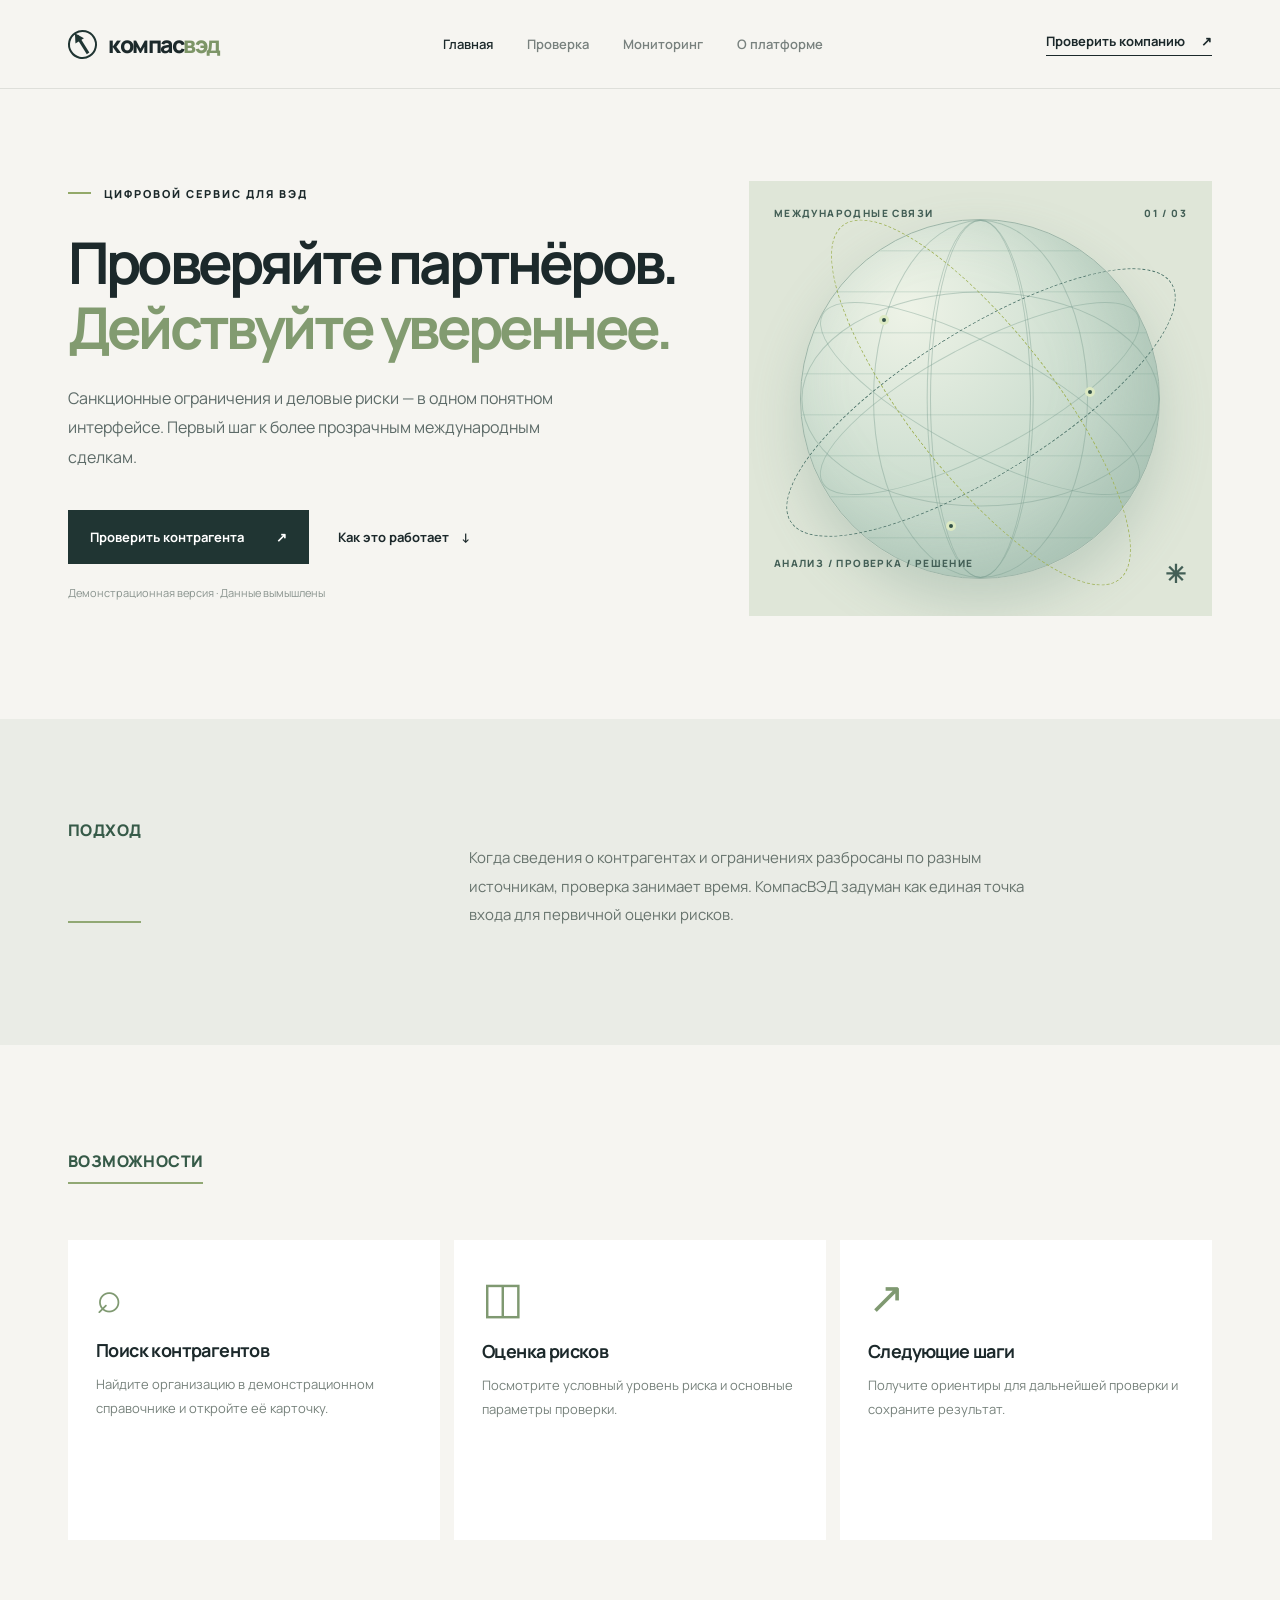
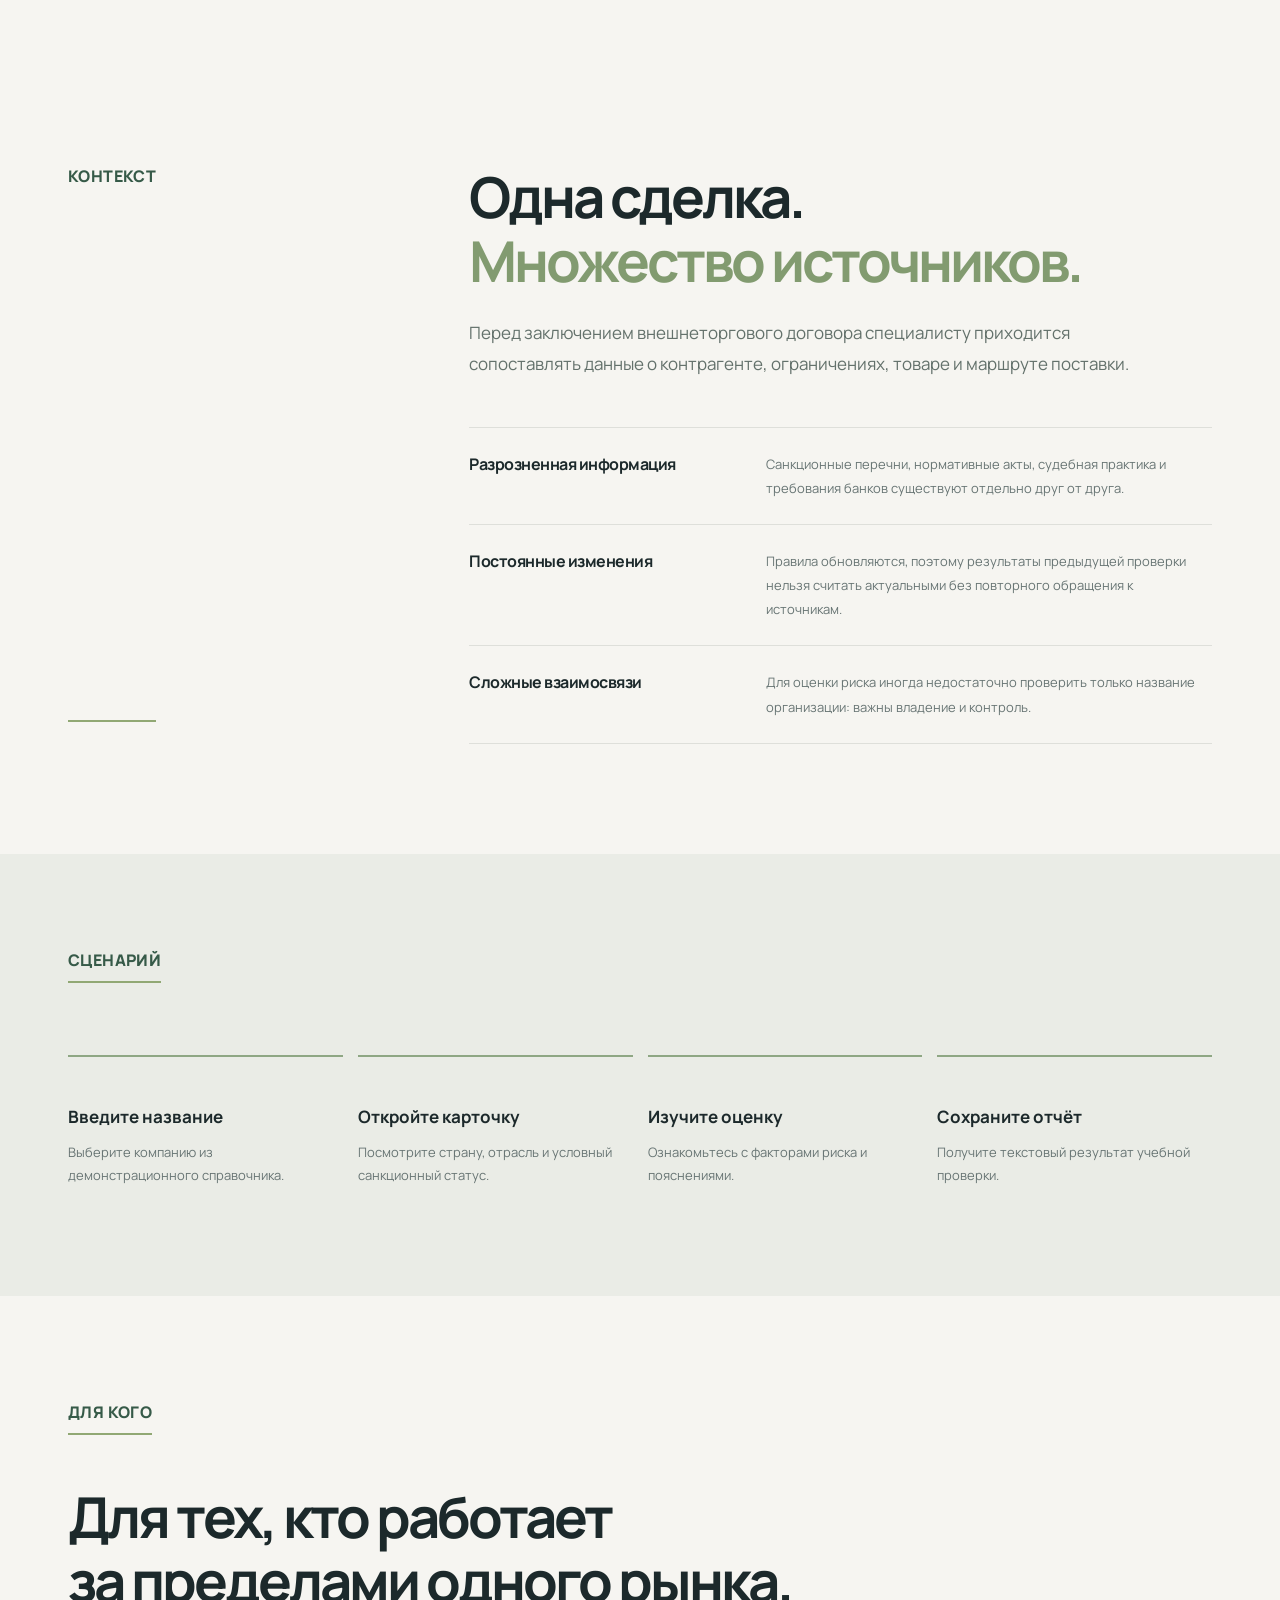
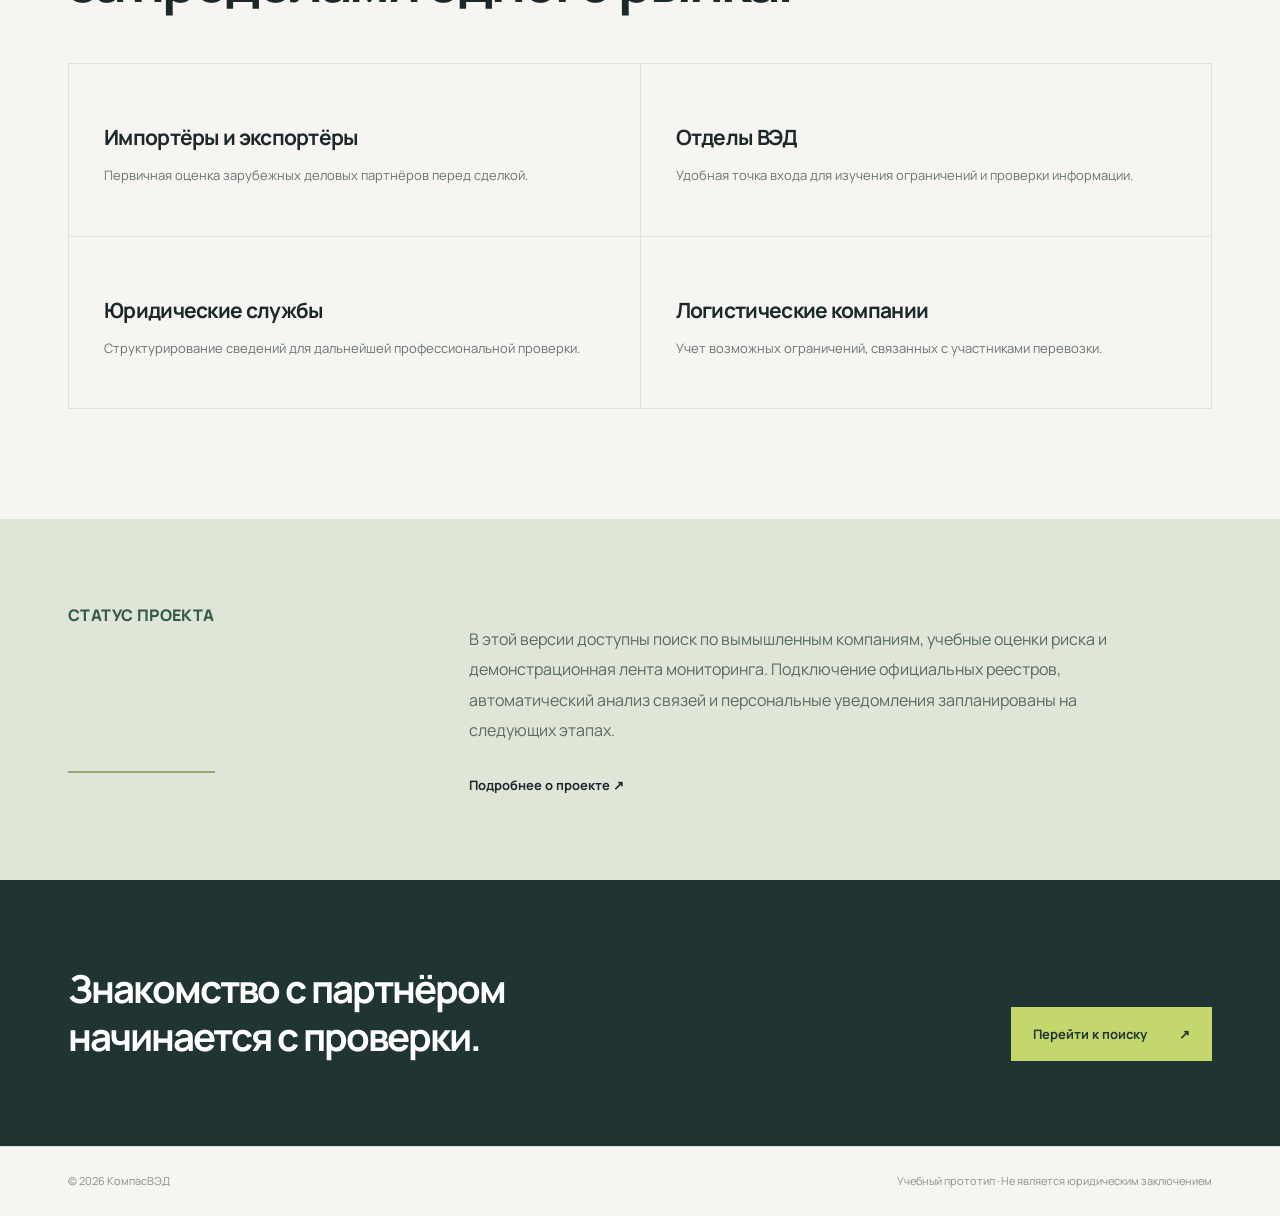
<file: index.html>
<!DOCTYPE html>

<html lang="ru">
<head>
<meta charset="utf-8"/>
<meta content="width=device-width, initial-scale=1" name="viewport"/>
<meta content="#f6f5f1" name="theme-color"/>
<meta content="КомпасВЭД — демонстрационный сервис проверки иностранных контрагентов и оценки санкционных рисков." name="description"/>
<title>КомпасВЭД — проверка контрагентов</title>
<link href="style.css" rel="stylesheet"/>
<script defer="" src="data.js"></script>
<script defer="" src="script.js"></script>
</head>
<body>
<header class="header">
<div class="wrap header-inner">
<a aria-label="КомпасВЭД — главная" class="brand" href="index.html"><span aria-hidden="true" class="brand-mark"><span></span></span><span>компас<span class="brand-accent">вэд</span></span></a>
<nav aria-label="Основная навигация" class="nav"><a class="nav-link active" href="index.html">Главная</a><a class="nav-link" href="check.html">Проверка</a><a class="nav-link" href="monitor.html">Мониторинг</a><a class="nav-link" href="about.html">О платформе</a></nav>
<a class="header-action" href="check.html">Проверить компанию <span aria-hidden="true">↗</span></a>
</div>
</header>
<main>
<section class="hero wrap">
<div class="hero-content">
<div class="eyebrow"><span class="eyebrow-line"></span> ЦИФРОВОЙ СЕРВИС ДЛЯ ВЭД</div>
<h1>Проверяйте партнёров.<br/><em>Действуйте увереннее.</em></h1>
<p class="hero-copy">Санкционные ограничения и деловые риски — в одном понятном интерфейсе. Первый шаг к более прозрачным международным сделкам.</p>
<div class="hero-actions"><a class="button button-dark" href="check.html">Проверить контрагента <span aria-hidden="true">↗</span></a><a class="text-link" href="#approach">Как это работает <span aria-hidden="true">↓</span></a></div>
<p class="hero-note">Демонстрационная версия · Данные вымышлены</p>
</div>
<div aria-label="Иллюстрация маршрутов международной торговли" class="hero-visual">
<div class="visual-top"><span>МЕЖДУНАРОДНЫЕ СВЯЗИ</span><span>01 / 03</span></div>
<div aria-hidden="true" class="globe"><div class="globe-lat lat-a"></div><div class="globe-lat lat-b"></div><div class="globe-lat lat-c"></div><div class="globe-long long-a"></div><div class="globe-long long-b"></div><div class="globe-long long-c"></div><div class="orbit orbit-one"></div><div class="orbit orbit-two"></div><div class="point point-one"></div><div class="point point-two"></div><div class="point point-three"></div></div>
<div class="visual-bottom"><span>АНАЛИЗ / ПРОВЕРКА / РЕШЕНИЕ</span><span class="visual-cross">✳</span></div>
</div>
</section>
<section class="section-band" id="approach"><div class="wrap intro-grid"><div class="section-label">ПОДХОД</div><div><h2></h2><p>Когда сведения о контрагентах и ограничениях разбросаны по разным источникам, проверка занимает время. КомпасВЭД задуман как единая точка входа для первичной оценки рисков.</p></div></div></section>
<section class="features wrap" id="features"><div class="section-heading"><span class="section-label">ВОЗМОЖНОСТИ</span><h2></h2></div><div class="feature-grid"><article class="feature-card"><div aria-hidden="true" class="feature-icon">⌕</div><h3>Поиск контрагентов</h3><p>Найдите организацию в демонстрационном справочнике и откройте её карточку.</p></article><article class="feature-card"><div aria-hidden="true" class="feature-icon">◫</div><h3>Оценка рисков</h3><p>Посмотрите условный уровень риска и основные параметры проверки.</p></article><article class="feature-card"><div aria-hidden="true" class="feature-icon">↗</div><h3>Следующие шаги</h3><p>Получите ориентиры для дальнейшей проверки и сохраните результат.</p></article></div></section>
<section class="editorial wrap" id="problem"><div class="section-label">КОНТЕКСТ</div><div class="editorial-main"><h2>Одна сделка.<br/><em>Множество источников.</em></h2><p class="lead">Перед заключением внешнеторгового договора специалисту приходится сопоставлять данные о контрагенте, ограничениях, товаре и маршруте поставки.</p><div class="split-list"><div><h3>Разрозненная информация</h3><p>Санкционные перечни, нормативные акты, судебная практика и требования банков существуют отдельно друг от друга.</p></div><div><h3>Постоянные изменения</h3><p>Правила обновляются, поэтому результаты предыдущей проверки нельзя считать актуальными без повторного обращения к источникам.</p></div><div><h3>Сложные взаимосвязи</h3><p>Для оценки риска иногда недостаточно проверить только название организации: важны владение и контроль.</p></div></div></div></section>
<section class="process-band"><div class="wrap"><div class="section-heading"><span class="section-label">СЦЕНАРИЙ</span><h2></h2></div><div class="process-steps"><div><h3>Введите название</h3><p>Выберите компанию из демонстрационного справочника.</p></div><div><h3>Откройте карточку</h3><p>Посмотрите страну, отрасль и условный санкционный статус.</p></div><div><h3>Изучите оценку</h3><p>Ознакомьтесь с факторами риска и пояснениями.</p></div><div><h3>Сохраните отчёт</h3><p>Получите текстовый результат учебной проверки.</p></div></div></div></section>
<section class="audience wrap"><span class="section-label">ДЛЯ КОГО</span><h2>Для тех, кто работает<br/>за пределами одного рынка.</h2><div class="audience-grid"><article><h3>Импортёры и экспортёры</h3><p>Первичная оценка зарубежных деловых партнёров перед сделкой.</p></article><article><h3>Отделы ВЭД</h3><p>Удобная точка входа для изучения ограничений и проверки информации.</p></article><article><h3>Юридические службы</h3><p>Структурирование сведений для дальнейшей профессиональной проверки.</p></article><article><h3>Логистические компании</h3><p>Учет возможных ограничений, связанных с участниками перевозки.</p></article></div></section>
<section class="note-panel"><div class="wrap note-grid"><span class="section-label">СТАТУС ПРОЕКТА</span><div><h2></h2><p>В этой версии доступны поиск по вымышленным компаниям, учебные оценки риска и демонстрационная лента мониторинга. Подключение официальных реестров, автоматический анализ связей и персональные уведомления запланированы на следующих этапах.</p><a class="text-link" href="about.html">Подробнее о проекте ↗</a></div></div></section>
<section class="cta-section"><div class="wrap cta-inner"><div><h2>Знакомство с партнёром<br/>начинается с проверки.</h2></div><a class="button button-light" href="check.html">Перейти к поиску <span aria-hidden="true">↗</span></a></div></section>
</main>
<footer class="footer"><div class="wrap footer-inner"><span>© 2026 КомпасВЭД</span><span>Учебный прототип · Не является юридическим заключением</span></div></footer>
</body>
</html>
</file>
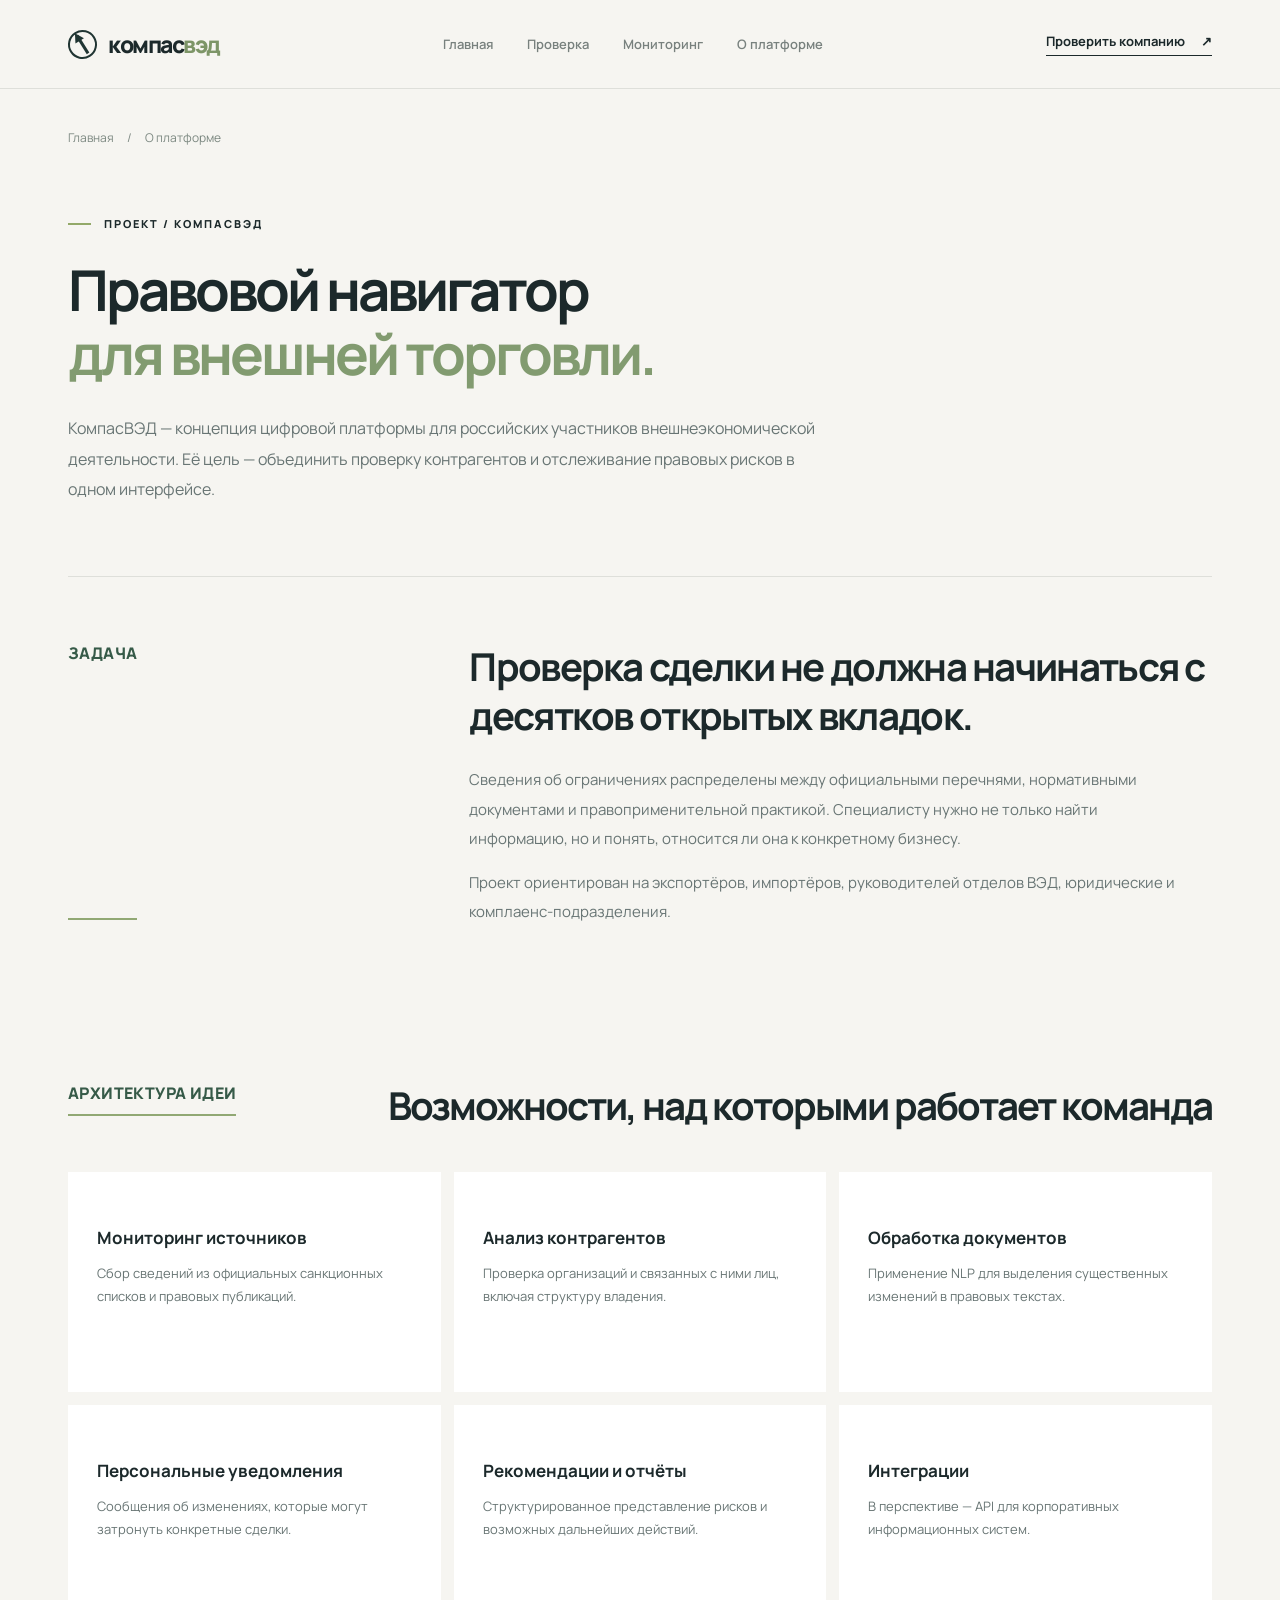
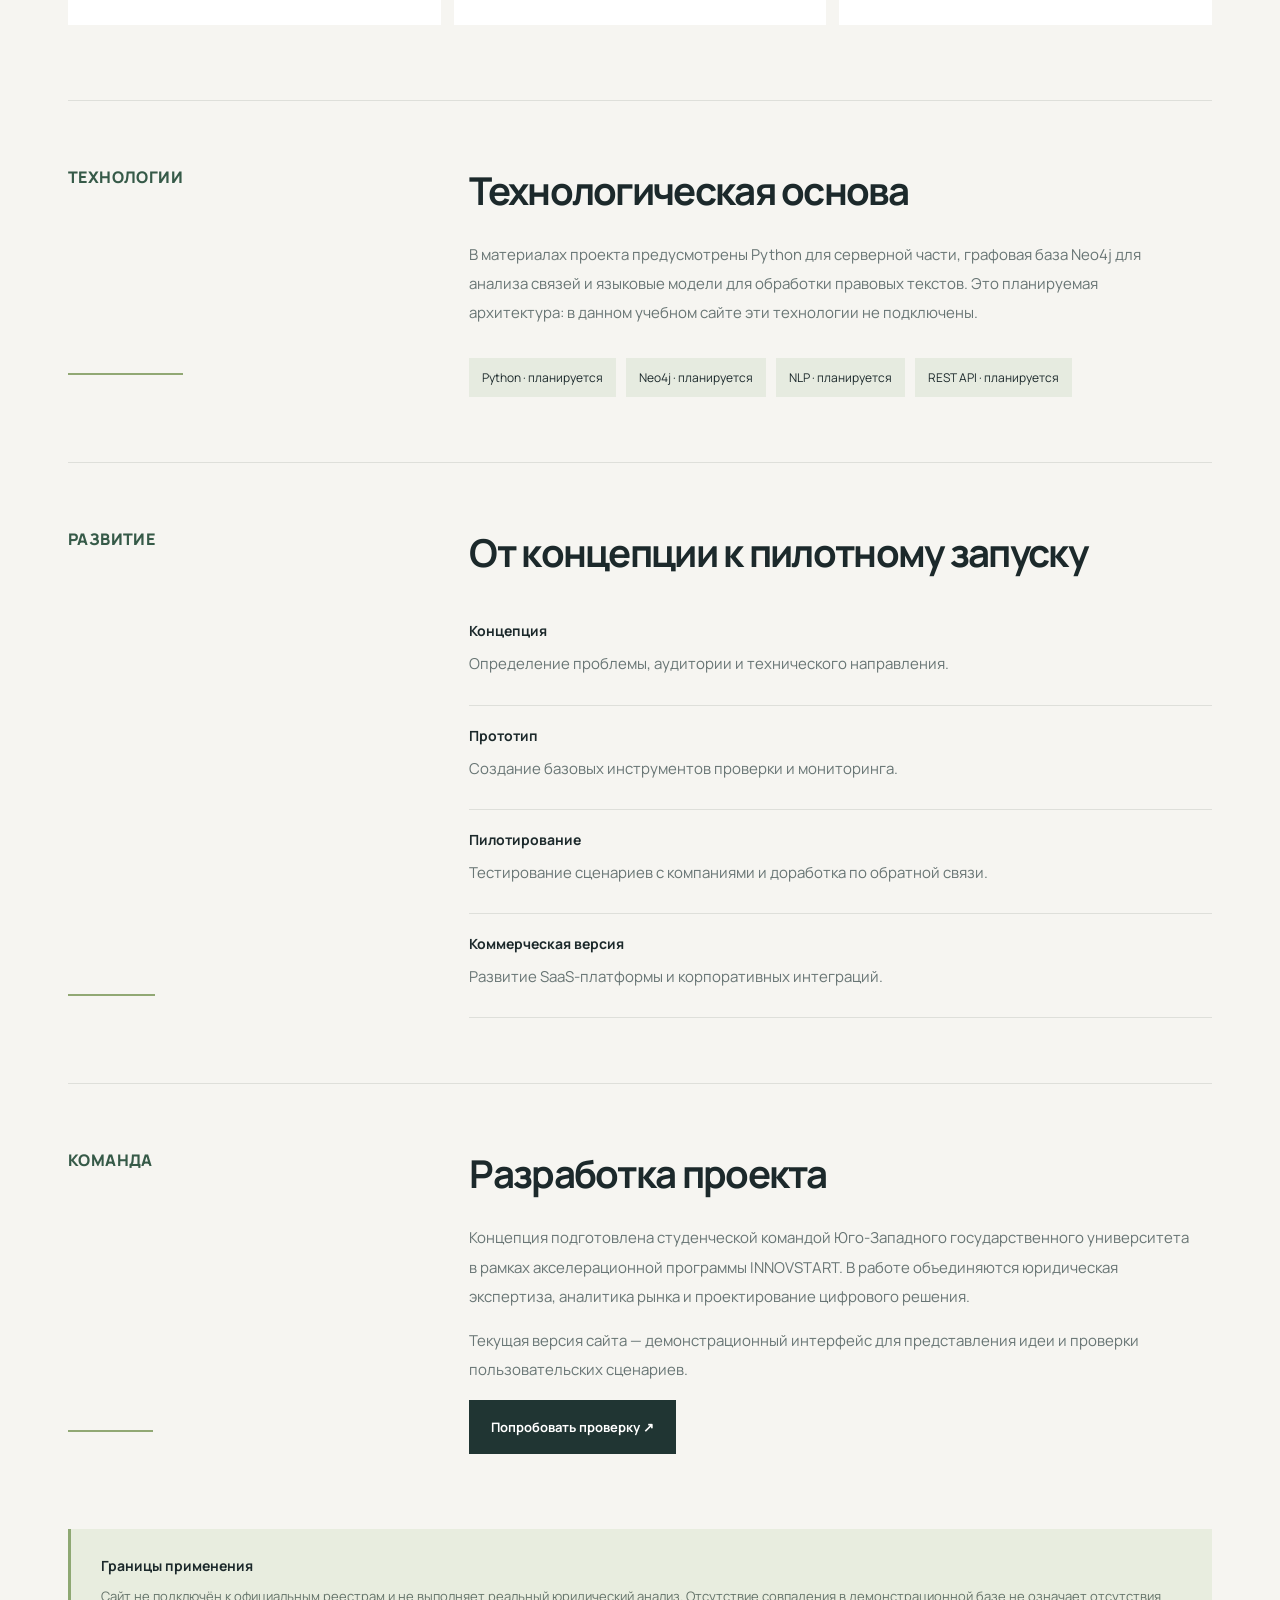
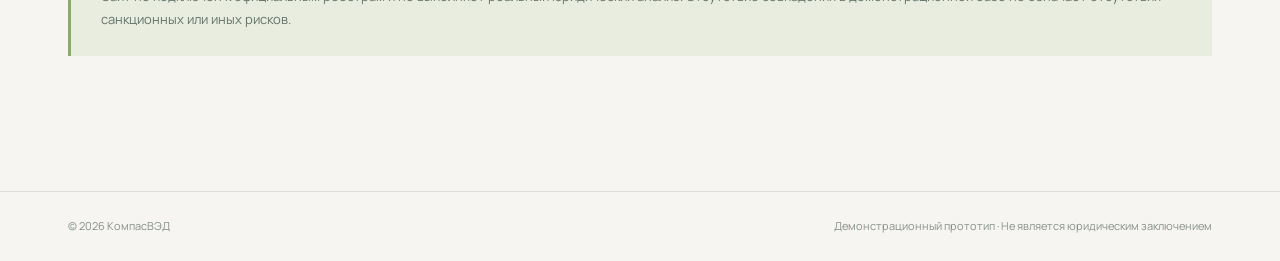
<file: about.html>
<!DOCTYPE html>
<html lang="ru"><head><meta charset="utf-8"/><meta content="width=device-width, initial-scale=1" name="viewport"/><meta content="#f6f5f1" name="theme-color"/><meta content="КомпасВЭД — прототип платформы проверки контрагентов и мониторинга рисков внешнеэкономической деятельности" name="description"/><title>О платформе — КомпасВЭД</title><link href="style.css" rel="stylesheet"/><script defer="" src="data.js"></script><script defer="" src="script.js"></script></head><body><header class="header"><div class="wrap header-inner"><a aria-label="КомпасВЭД — главная" class="brand" href="index.html"><span aria-hidden="true" class="brand-mark"><span></span></span><span>компас<span class="brand-accent">вэд</span></span></a><nav aria-label="Основная навигация" class="nav"><a class="nav-link" href="index.html">Главная</a><a class="nav-link" href="check.html">Проверка</a><a class="nav-link" href="monitor.html">Мониторинг</a><a class="nav-link" href="about.html">О платформе</a></nav><a class="header-action" href="check.html">Проверить компанию <span aria-hidden="true">↗</span></a></div></header><main><div class="wrap page-main"><div class="breadcrumb"><a href="index.html">Главная</a><span>/</span><span>О платформе</span></div><div class="page-title"><span class="eyebrow"><span class="eyebrow-line"></span> ПРОЕКТ / КОМПАСВЭД</span><h1>Правовой навигатор<br/><em>для внешней торговли.</em></h1><p>КомпасВЭД — концепция цифровой платформы для российских участников внешнеэкономической деятельности. Её цель — объединить проверку контрагентов и отслеживание правовых рисков в одном интерфейсе.</p></div><section class="about-story"><div class="section-label">ЗАДАЧА</div><div><h2>Проверка сделки не должна начинаться с десятков открытых вкладок.</h2><p>Сведения об ограничениях распределены между официальными перечнями, нормативными документами и правоприменительной практикой. Специалисту нужно не только найти информацию, но и понять, относится ли она к конкретному бизнесу.</p><p>Проект ориентирован на экспортёров, импортёров, руководителей отделов ВЭД, юридические и комплаенс-подразделения.</p></div></section><section class="about-roadmap"><div class="section-heading"><span class="section-label">АРХИТЕКТУРА ИДЕИ</span><h2>Возможности, над которыми работает команда</h2></div><div class="roadmap-grid"><article><h3>Мониторинг источников</h3><p>Сбор сведений из официальных санкционных списков и правовых публикаций.</p></article><article><h3>Анализ контрагентов</h3><p>Проверка организаций и связанных с ними лиц, включая структуру владения.</p></article><article><h3>Обработка документов</h3><p>Применение NLP для выделения существенных изменений в правовых текстах.</p></article><article><h3>Персональные уведомления</h3><p>Сообщения об изменениях, которые могут затронуть конкретные сделки.</p></article><article><h3>Рекомендации и отчёты</h3><p>Структурированное представление рисков и возможных дальнейших действий.</p></article><article><h3>Интеграции</h3><p>В перспективе — API для корпоративных информационных систем.</p></article></div></section><section class="about-story"><div class="section-label">ТЕХНОЛОГИИ</div><div><h2>Технологическая основа</h2><p>В материалах проекта предусмотрены Python для серверной части, графовая база Neo4j для анализа связей и языковые модели для обработки правовых текстов. Это планируемая архитектура: в данном учебном сайте эти технологии не подключены.</p><div class="tech-tags"><span>Python · планируется</span><span>Neo4j · планируется</span><span>NLP · планируется</span><span>REST API · планируется</span></div></div></section><section class="about-story"><div class="section-label">РАЗВИТИЕ</div><div><h2>От концепции к пилотному запуску</h2><div class="timeline"><div><b>Концепция</b><p>Определение проблемы, аудитории и технического направления.</p></div><div><b>Прототип</b><p>Создание базовых инструментов проверки и мониторинга.</p></div><div><b>Пилотирование</b><p>Тестирование сценариев с компаниями и доработка по обратной связи.</p></div><div><b>Коммерческая версия</b><p>Развитие SaaS-платформы и корпоративных интеграций.</p></div></div></div></section><section class="about-story"><div class="section-label">КОМАНДА</div><div><h2>Разработка проекта</h2><p>Концепция подготовлена студенческой командой Юго-Западного государственного университета в рамках акселерационной программы INNOVSTART. В работе объединяются юридическая экспертиза, аналитика рынка и проектирование цифрового решения.</p><p>Текущая версия сайта — демонстрационный интерфейс для представления идеи и проверки пользовательских сценариев.</p><a class="button button-dark" href="check.html">Попробовать проверку ↗</a></div></section><div class="notice-box"><b>Границы применения</b><p>Сайт не подключён к официальным реестрам и не выполняет реальный юридический анализ. Отсутствие совпадения в демонстрационной базе не означает отсутствия санкционных или иных рисков.</p></div></div></main><footer class="footer"><div class="wrap footer-inner"><span>© 2026 КомпасВЭД</span><span>Демонстрационный прототип · Не является юридическим заключением</span></div></footer></body></html>
</file>
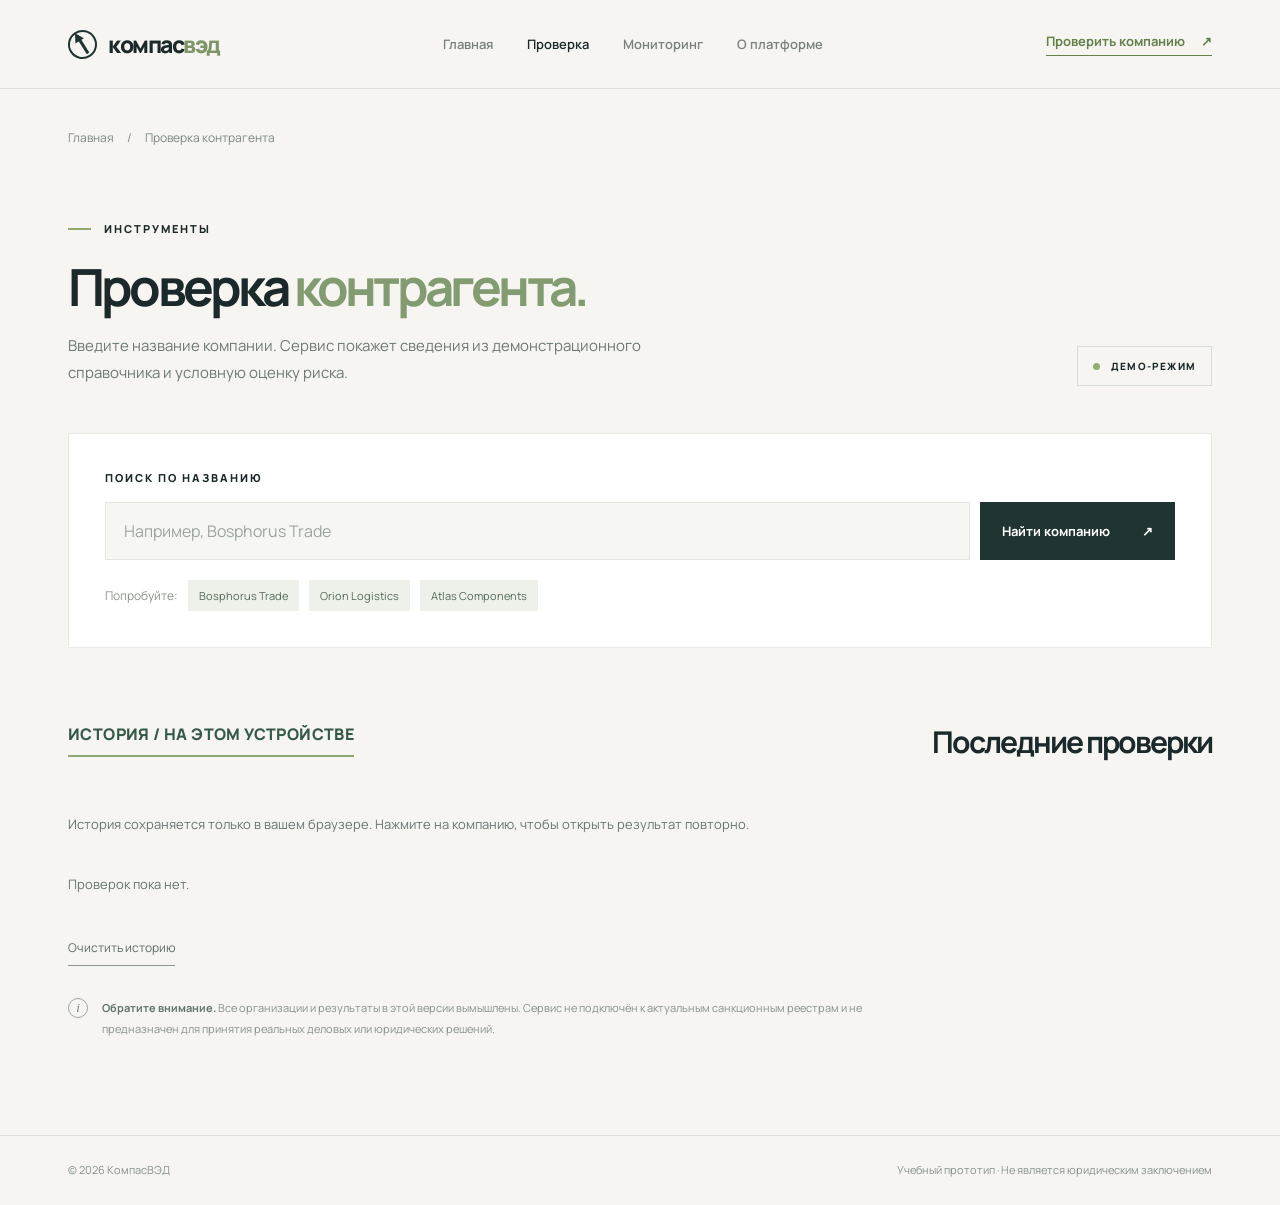
<file: check.html>
<!DOCTYPE html>

<html lang="ru">
<head>
<meta charset="utf-8"/><meta content="width=device-width, initial-scale=1" name="viewport"/><meta content="#f6f5f1" name="theme-color"/>
<title>Проверка компании — КомпасВЭД</title><link href="style.css" rel="stylesheet"/><script defer="" src="data.js"></script><script defer="" src="script.js"></script>
</head>
<body>
<header class="header"><div class="wrap header-inner"><a aria-label="КомпасВЭД — главная" class="brand" href="index.html"><span aria-hidden="true" class="brand-mark"><span></span></span><span>компас<span class="brand-accent">вэд</span></span></a><nav aria-label="Основная навигация" class="nav"><a class="nav-link" href="index.html">Главная</a><a class="nav-link active" href="check.html">Проверка</a><a class="nav-link" href="monitor.html">Мониторинг</a><a class="nav-link" href="about.html">О платформе</a></nav><a class="header-action selected" href="check.html">Проверить компанию <span aria-hidden="true">↗</span></a></div></header>
<main class="check-main wrap"><div class="breadcrumb"><a href="index.html">Главная</a><span>/</span><span>Проверка контрагента</span></div><div class="check-heading"><div><div class="eyebrow"><span class="eyebrow-line"></span> ИНСТРУМЕНТЫ</div><h1>Проверка <em>контрагента.</em></h1><p>Введите название компании. Сервис покажет сведения из демонстрационного справочника и условную оценку риска.</p></div><span class="demo-badge"><span></span> ДЕМО-РЕЖИМ</span></div>
<section aria-labelledby="search-title" class="search-panel"><div class="search-label" id="search-title">ПОИСК ПО НАЗВАНИЮ</div><form autocomplete="off" class="search-form" id="search-form"><label class="sr-only" for="company-input">Название компании</label><input id="company-input" maxlength="120" name="company" placeholder="Например, Bosphorus Trade" required=""/><button class="button button-dark" type="submit">Найти компанию <span aria-hidden="true">↗</span></button></form><div class="search-hints"><span>Попробуйте:</span><button data-example="Bosphorus Trade" type="button">Bosphorus Trade</button><button data-example="Orion Logistics" type="button">Orion Logistics</button><button data-example="Atlas Components" type="button">Atlas Components</button></div></section>
<div aria-live="polite" class="search-message" id="search-message" role="status"></div>
<section aria-label="Результаты проверки" class="result" hidden="" id="result"><div class="result-header"><div><span class="section-label">РЕЗУЛЬТАТ ПОИСКА</span><h2 id="result-name"></h2><p id="result-country"></p></div><div class="risk-pill" id="risk-pill"></div></div><div class="result-body"><div class="result-details"><h3>Сведения о компании</h3><dl><div><dt>Страна регистрации</dt><dd id="detail-country"></dd></div><div><dt>Сфера деятельности</dt><dd id="detail-industry"></dd></div><div><dt>Санкционный статус</dt><dd id="detail-sanctions"></dd></div><div><dt>Уровень риска</dt><dd id="detail-risk"></dd></div><div><dt>Дата формирования</dt><dd id="detail-date"></dd></div></dl></div><aside class="result-advice"><span class="section-label">ЧТО ДАЛЬШЕ</span><h3>Рекомендация</h3><p id="detail-advice"></p><div class="advice-note">Оценка основана на вымышленных данных и не подтверждает юридический статус организации.</div></aside></div><div class="risk-explainer"><div><span class="section-label">ПОЯСНЕНИЕ ОЦЕНКИ</span><h3>Что означает этот результат</h3><p id="risk-explanation"></p></div><div><span class="section-label">ФАКТОРЫ ДЛЯ ПРОВЕРКИ</span><ul id="risk-factors"></ul></div></div><div class="result-footer"><span>КомпасВЭД / Демонстрационный отчёт</span><button class="button button-outline" id="download-report" type="button">Сохранить отчёт <span aria-hidden="true">↓</span></button></div></section>
<section class="history-section"><div class="section-heading"><span class="section-label">ИСТОРИЯ / НА ЭТОМ УСТРОЙСТВЕ</span><h2>Последние проверки</h2></div><p class="muted">История сохраняется только в вашем браузере. Нажмите на компанию, чтобы открыть результат повторно.</p><div class="history-list" id="history-list"></div><button class="quiet-button" id="clear-history" type="button">Очистить историю</button></section><div class="disclaimer"><span class="disclaimer-symbol">i</span><p><strong>Обратите внимание.</strong> Все организации и результаты в этой версии вымышлены. Сервис не подключён к актуальным санкционным реестрам и не предназначен для принятия реальных деловых или юридических решений.</p></div>
</main><footer class="footer"><div class="wrap footer-inner"><span>© 2026 КомпасВЭД</span><span>Учебный прототип · Не является юридическим заключением</span></div></footer>
</body></html>
</file>
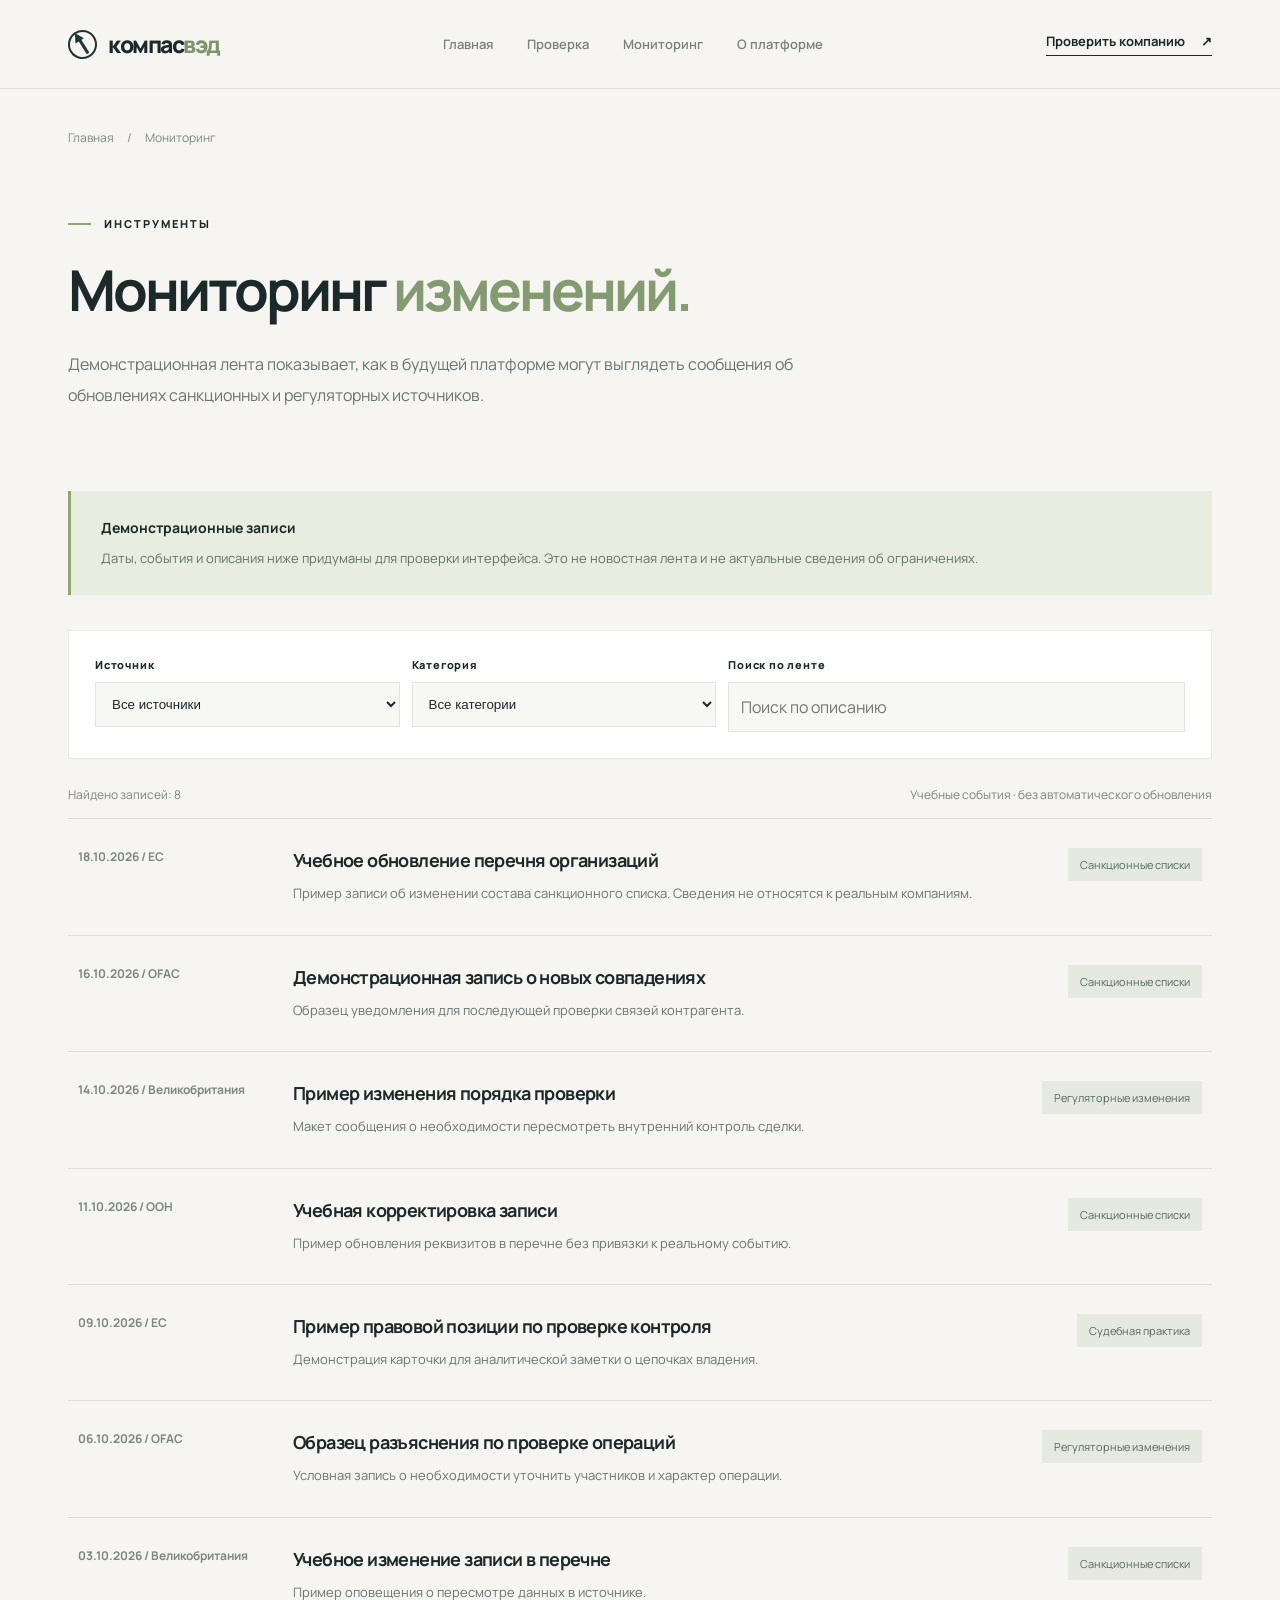
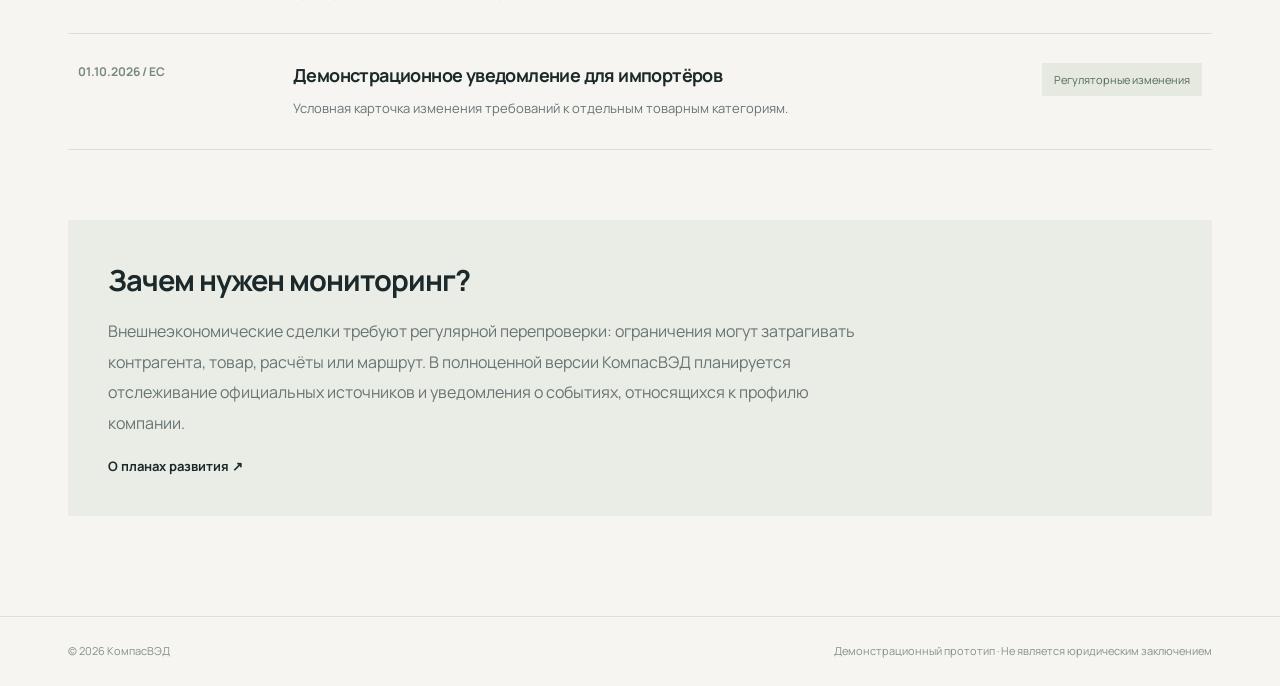
<file: monitor.html>
<!DOCTYPE html>
<html lang="ru"><head><meta charset="utf-8"/><meta content="width=device-width, initial-scale=1" name="viewport"/><meta content="#f6f5f1" name="theme-color"/><meta content="КомпасВЭД — прототип платформы проверки контрагентов и мониторинга рисков внешнеэкономической деятельности" name="description"/><title>Мониторинг — КомпасВЭД</title><link href="style.css" rel="stylesheet"/><script defer="" src="data.js"></script><script defer="" src="script.js"></script></head><body><header class="header"><div class="wrap header-inner"><a aria-label="КомпасВЭД — главная" class="brand" href="index.html"><span aria-hidden="true" class="brand-mark"><span></span></span><span>компас<span class="brand-accent">вэд</span></span></a><nav aria-label="Основная навигация" class="nav"><a class="nav-link" href="index.html">Главная</a><a class="nav-link" href="check.html">Проверка</a><a class="nav-link" href="monitor.html">Мониторинг</a><a class="nav-link" href="about.html">О платформе</a></nav><a class="header-action" href="check.html">Проверить компанию <span aria-hidden="true">↗</span></a></div></header><main><div class="wrap page-main"><div class="breadcrumb"><a href="index.html">Главная</a><span>/</span><span>Мониторинг</span></div><div class="page-title"><span class="eyebrow"><span class="eyebrow-line"></span> ИНСТРУМЕНТЫ</span><h1>Мониторинг <em>изменений.</em></h1><p>Демонстрационная лента показывает, как в будущей платформе могут выглядеть сообщения об обновлениях санкционных и регуляторных источников.</p></div><div class="notice-box"><b>Демонстрационные записи</b><p>Даты, события и описания ниже придуманы для проверки интерфейса. Это не новостная лента и не актуальные сведения об ограничениях.</p></div><section class="monitor-controls"><div><label for="source-filter">Источник</label><select id="source-filter"><option value="all">Все источники</option><option value="ЕС">ЕС</option><option value="OFAC">OFAC</option><option value="Великобритания">Великобритания</option><option value="ООН">ООН</option></select></div><div><label for="category-filter">Категория</label><select id="category-filter"><option value="all">Все категории</option><option value="Санкционные списки">Санкционные списки</option><option value="Регуляторные изменения">Регуляторные изменения</option><option value="Судебная практика">Судебная практика</option></select></div><div><label for="monitor-search">Поиск по ленте</label><input id="monitor-search" placeholder="Поиск по описанию" type="search"/></div></section><div class="monitor-summary"><span id="monitor-count"></span><span>Учебные события · без автоматического обновления</span></div><div class="monitor-list" id="monitor-list"></div><section class="bottom-panel"><h2>Зачем нужен мониторинг?</h2><p>Внешнеэкономические сделки требуют регулярной перепроверки: ограничения могут затрагивать контрагента, товар, расчёты или маршрут. В полноценной версии КомпасВЭД планируется отслеживание официальных источников и уведомления о событиях, относящихся к профилю компании.</p><a class="text-link" href="about.html">О планах развития ↗</a></section></div></main><footer class="footer"><div class="wrap footer-inner"><span>© 2026 КомпасВЭД</span><span>Демонстрационный прототип · Не является юридическим заключением</span></div></footer></body></html>
</file>
<file: style.css>
@import url('https://fonts.googleapis.com/css2?family=DM+Sans:wght@400;500;600;700&family=Manrope:wght@400;500;600;700;800&display=swap');
:root{--bg:#f6f5f1;--ink:#1c292b;--muted:#687574;--line:#dedfda;--accent:#c4d76c;--dark:#203533;--white:#fff;--font:'Manrope',Arial,sans-serif}*{box-sizing:border-box}html{scroll-behavior:smooth}body{margin:0;background:var(--bg);color:var(--ink);font-family:var(--font);-webkit-font-smoothing:antialiased}a{color:inherit;text-decoration:none}button,input{font:inherit}button{cursor:pointer}button:focus-visible,a:focus-visible,input:focus-visible{outline:3px solid #83a9a0;outline-offset:3px}.wrap{max-width:1220px;margin:0 auto;padding-left:38px;padding-right:38px}.header{border-bottom:1px solid var(--line)}.header-inner{min-height:88px;display:flex;align-items:center;justify-content:space-between;gap:24px}.brand{display:inline-flex;align-items:center;gap:11px;font-size:23px;font-weight:800;letter-spacing:-1.5px;white-space:nowrap}.brand-accent{color:#7d9567}.brand-mark{width:29px;height:29px;border:2px solid var(--dark);border-radius:50%;display:grid;place-items:center;transform:rotate(-32deg)}.brand-mark span{width:3px;height:21px;background:var(--dark);position:relative}.brand-mark span:before{content:'';position:absolute;top:-3px;left:-4px;border-left:5px solid transparent;border-right:5px solid transparent;border-bottom:9px solid var(--dark)}.nav{display:flex;align-items:center;gap:34px}.nav-link{font-size:13px;font-weight:600;color:#78817e;transition:color .2s}.nav-link:hover,.nav-link.active{color:var(--ink)}.header-action{font-size:13px;font-weight:700;border-bottom:1px solid var(--ink);padding-bottom:5px;white-space:nowrap}.header-action span{margin-left:13px}.header-action.selected{color:#66804c;border-color:#66804c}.hero{min-height:630px;display:grid;grid-template-columns:1.15fr .85fr;gap:54px;align-items:center;padding-top:75px;padding-bottom:86px}.eyebrow,.section-label,.search-label{font-size:11px;font-weight:800;letter-spacing:2px}.eyebrow{display:flex;align-items:center;gap:13px}.eyebrow-line{width:23px;height:2px;background:#93a969}.hero h1,.check-heading h1{font-size:clamp(43px,4.5vw,67px);line-height:1.13;letter-spacing:-3.8px;font-weight:700;margin:29px 0 24px}.hero h1 em,.check-heading h1 em{font-style:normal;color:#829b70}.hero-copy{font-size:16px;line-height:1.85;color:#5d6b68;max-width:485px}.hero-actions{display:flex;align-items:center;gap:29px;margin-top:38px}.button{display:inline-flex;align-items:center;justify-content:center;gap:32px;padding:17px 21px;border:1px solid transparent;font-size:13px;font-weight:700;white-space:nowrap;transition:transform .2s,background .2s}.button:hover{transform:translateY(-2px)}.button-dark{background:var(--dark);color:white}.button-dark:hover{background:#34504b}.text-link{font-size:13px;font-weight:700}.text-link span{margin-left:9px}.hero-note{font-size:11px;color:#89938e;margin-top:21px}.hero-visual{height:435px;background:#dfe6d8;position:relative;overflow:hidden;padding:25px;display:flex;flex-direction:column;justify-content:space-between}.visual-top,.visual-bottom{position:relative;z-index:2;display:flex;justify-content:space-between;font-size:10px;font-weight:800;letter-spacing:1.4px;color:#435f56}.visual-cross{font-size:25px}.globe{position:absolute;width:360px;height:360px;border:1px solid #9db5a8;border-radius:50%;left:50%;top:50%;transform:translate(-50%,-50%);background:radial-gradient(circle at 30% 25%,#eef3e7 0%,#cdded0 48%,#abc5b8 100%);box-shadow:inset -30px -20px 70px #89a99a50,0 24px 50px #6d928348}.globe:after{content:'';position:absolute;inset:0;border-radius:50%;background:repeating-linear-gradient(0deg,transparent 0 39px,#6f9b8b2d 40px 41px);clip-path:circle(50%)}.globe-lat{position:absolute;border:1px solid #7b9d906b;border-radius:50%;width:100%;height:30%;top:35%}.lat-a{transform:rotate(28deg)}.lat-b{transform:rotate(-28deg)}.lat-c{transform:rotate(90deg)}.globe-long{position:absolute;top:0;bottom:0;left:20%;right:20%;border:1px solid #7b9d9070;border-radius:50%}.long-b{left:36%;right:36%}.long-c{transform:rotate(90deg)}.orbit{position:absolute;border:1px dashed #557a70;border-radius:50%;width:450px;height:145px;left:-45px;top:110px;transform:rotate(-32deg)}.orbit-two{transform:rotate(52deg);border-color:#a3b55e}.point{position:absolute;width:10px;height:10px;background:#324f47;border:3px solid #dce9c2;border-radius:50%;z-index:2}.point-one{left:78px;top:95px}.point-two{right:64px;top:167px}.point-three{left:145px;bottom:47px}.section-band{background:#eaece6;padding:100px 0}.intro-grid{display:grid;grid-template-columns:1fr 2fr;gap:30px}.intro-grid h2,.section-heading h2,.cta-inner h2{font-size:clamp(30px,3vw,44px);letter-spacing:-2px;line-height:1.25;margin:0 0 25px}.intro-grid p{max-width:590px;color:#67736d;line-height:1.9;font-size:15px}.features{padding-top:105px;padding-bottom:115px}.section-heading{display:flex;justify-content:space-between;align-items:end;margin-bottom:34px}.section-heading h2{margin:0}.feature-grid{display:grid;grid-template-columns:repeat(3,1fr);gap:14px}.feature-card{background:#fff;min-height:300px;padding:28px;display:flex;flex-direction:column;align-items:start}.feature-num{font-size:11px;color:#89948d;font-weight:700}.feature-icon{font-family:Arial,sans-serif;font-size:44px;margin:24px 0 16px;color:#7f9971;font-weight:400}.feature-card h3{font-size:18px;letter-spacing:-.6px;margin:0 0 10px}.feature-card p{font-size:13px;line-height:1.85;color:#77827c;margin:0}.cta-section{background:#203533;color:white;padding:85px 0}.cta-inner{display:flex;align-items:end;justify-content:space-between;gap:25px}.section-label.light{color:#c4d76c;display:block;margin-bottom:23px}.cta-inner h2{margin:0}.button-light{background:#c4d76c;color:#203533}.button-light:hover{background:#d6e68a}.footer{border-top:1px solid var(--line)}.footer-inner{display:flex;justify-content:space-between;gap:20px;padding-top:26px;padding-bottom:28px;font-size:11px;color:#87918c}.check-main{padding-top:40px;padding-bottom:95px;min-height:calc(100vh - 160px)}.breadcrumb{display:flex;gap:13px;font-size:12px;color:#7c8881}.breadcrumb a:hover{text-decoration:underline}.check-heading{display:flex;justify-content:space-between;align-items:end;gap:25px;margin-top:75px;margin-bottom:47px}.check-heading h1{font-size:clamp(40px,4vw,59px);margin:22px 0 16px}.check-heading p{color:#6e7973;font-size:15px;line-height:1.8;max-width:620px;margin:0}.demo-badge{font-size:10px;letter-spacing:1.2px;font-weight:800;border:1px solid #d6ddd1;padding:12px 15px;white-space:nowrap}.demo-badge span{display:inline-block;width:7px;height:7px;background:#91ad73;border-radius:50%;margin-right:8px}.search-panel{background:white;padding:36px;border:1px solid #e9eae5}.search-label{margin-bottom:17px}.search-form{display:flex;gap:10px}.search-form input{min-width:0;flex:1;padding:17px 18px;background:#f6f7f3;border:1px solid #e3e6de;color:var(--ink);outline:none}.search-form input:focus{border-color:#789477}.search-form input::placeholder{color:#9ba59d}.search-hints{display:flex;gap:10px;align-items:center;flex-wrap:wrap;margin-top:20px;font-size:12px;color:#8a948c}.search-hints button{border:0;background:#eef1e9;padding:8px 11px;color:#536b5a;font-size:11px}.search-hints button:hover{background:#dce7d3}.search-message{margin-top:20px;font-size:13px;color:#65766c}.search-message:empty{display:none}.result{margin-top:32px;background:white;border:1px solid #e8e9e3;scroll-margin-top:20px}.result[hidden]{display:none}.result-header{padding:34px 36px;border-bottom:1px solid #e9ebe6;display:flex;justify-content:space-between;gap:20px;align-items:center}.result-header h2{font-size:31px;letter-spacing:-1.3px;margin:14px 0 4px}.result-header p{margin:0;color:#78847b;font-size:13px}.risk-pill{padding:11px 16px;font-size:12px;font-weight:800;white-space:nowrap}.risk-low{background:#e5f2e5;color:#2e7447}.risk-medium{background:#fff0d3;color:#986817}.risk-high{background:#fbe5e1;color:#a23e32}.result-body{display:grid;grid-template-columns:1.25fr .75fr}.result-details{padding:33px 36px}.result-details h3,.result-advice h3{font-size:17px;margin:0 0 25px;letter-spacing:-.5px}.result-details dl{margin:0}.result-details dl div{display:grid;grid-template-columns:1fr 1.3fr;gap:18px;padding:15px 0;border-bottom:1px solid #eef0eb;font-size:12px}.result-details dt{color:#859087}.result-details dd{margin:0;font-weight:700;line-height:1.6}.result-advice{background:#f1f3ec;padding:34px}.result-advice h3{margin-top:17px;margin-bottom:13px}.result-advice p{font-size:13px;line-height:1.85;color:#56665b}.advice-note{border-top:1px solid #d9dfd3;padding-top:18px;margin-top:30px;font-size:11px;line-height:1.8;color:#889589}.result-footer{border-top:1px solid #e9ebe6;padding:22px 36px;display:flex;align-items:center;justify-content:space-between;gap:20px;font-size:11px;color:#929d94}.button-outline{border-color:#bdc8b9;background:white;color:var(--dark);padding:12px 17px}.button-outline:hover{background:#f1f4ec}.disclaimer{display:flex;gap:14px;margin-top:32px;max-width:860px;align-items:start}.disclaimer-symbol{width:20px;height:20px;border:1px solid #9baa9a;border-radius:50%;display:grid;place-items:center;flex-shrink:0;font-family:Georgia,serif;font-style:italic;font-size:13px;color:#788b7b}.disclaimer p{margin:0;font-size:11px;line-height:1.9;color:#879189}.disclaimer strong{color:#64766a}.sr-only{position:absolute;width:1px;height:1px;padding:0;margin:-1px;overflow:hidden;clip:rect(0,0,0,0);white-space:nowrap;border:0}@media(max-width:950px){.nav{display:none}.hero{grid-template-columns:1fr;gap:40px;padding-top:65px}.hero-visual{max-width:650px;width:100%;height:340px}.globe{transform:translate(-50%,-50%) scale(.8)}.intro-grid{grid-template-columns:1fr}.check-heading{margin-top:55px}}@media(max-width:650px){.wrap{padding-left:20px;padding-right:20px}.header-inner{min-height:72px}.brand{font-size:20px}.brand-mark{width:25px;height:25px}.header-action{font-size:11px}.header-action span{margin-left:4px}.hero{padding-top:55px;padding-bottom:65px}.hero h1,.check-heading h1{letter-spacing:-2px;font-size:42px}.hero-copy{font-size:14px}.hero-actions{align-items:flex-start;flex-direction:column;gap:23px}.hero-visual{height:300px}.section-band{padding:65px 0}.features{padding-top:70px;padding-bottom:75px}.section-heading{display:block}.section-heading h2{margin-top:20px}.feature-grid{grid-template-columns:1fr}.feature-card{min-height:240px}.cta-section{padding:65px 0}.cta-inner{align-items:flex-start;flex-direction:column}.footer-inner{flex-direction:column;gap:8px}.check-heading{display:block}.demo-badge{display:inline-block;margin-top:25px}.search-panel{padding:22px}.search-form{flex-direction:column}.search-form .button{justify-content:space-between}.result-header{padding:25px;align-items:flex-start;flex-direction:column}.result-body{grid-template-columns:1fr}.result-details,.result-advice{padding:25px}.result-details dl div{grid-template-columns:1fr;gap:6px}.result-footer{padding:22px;align-items:flex-start;flex-direction:column}}
/* Дополнительные страницы и редакционные секции */
.editorial{display:grid;grid-template-columns:1fr 2fr;gap:30px;padding-top:110px;padding-bottom:110px}.editorial h2,.audience h2,.page-title h1{font-size:clamp(39px,4.4vw,65px);line-height:1.14;letter-spacing:-3px;margin:0 0 25px}.editorial h2 em,.page-title h1 em{font-style:normal;color:#829b70}.lead{font-size:17px;line-height:1.8;max-width:710px;color:#63716b}.split-list{margin-top:48px;border-top:1px solid var(--line)}.split-list>div{display:grid;grid-template-columns:60px 1fr 1.4fr;gap:18px;align-items:baseline;padding:24px 0;border-bottom:1px solid var(--line)}.split-list span,.audience-grid span{color:#8aa16c;font-size:12px;font-weight:800}.split-list h3{font-size:16px;letter-spacing:-.5px;margin:0}.split-list p{margin:0;color:var(--muted);font-size:13px;line-height:1.8}.process-band{background:#eaece6;padding:95px 0}.process-steps{display:grid;grid-template-columns:repeat(4,1fr);gap:15px;margin-top:50px}.process-steps>div{border-top:2px solid #8fa784;padding-top:18px}.process-steps b,.roadmap-grid b{font-size:12px;color:#819977}.process-steps h3{font-size:17px;margin:28px 0 10px}.process-steps p,.audience-grid p,.roadmap-grid p{font-size:13px;line-height:1.8;color:var(--muted)}.audience{padding-top:105px;padding-bottom:110px}.audience h2{margin-top:28px}.audience-grid{display:grid;grid-template-columns:repeat(2,1fr);gap:0;margin-top:50px;border-top:1px solid var(--line);border-left:1px solid var(--line)}.audience-grid article{padding:35px;border-right:1px solid var(--line);border-bottom:1px solid var(--line)}.audience-grid h3{font-size:21px;letter-spacing:-.7px;margin:24px 0 10px}.note-panel{background:#dfe6d8;padding:85px 0}.note-grid{display:grid;grid-template-columns:1fr 2fr;gap:30px}.note-grid h2{font-size:clamp(32px,3vw,45px);letter-spacing:-2px;margin:0 0 20px}.note-grid p{max-width:690px;line-height:1.9;color:#586a60;margin-bottom:28px}.page-main{padding-top:40px;padding-bottom:100px}.page-title{padding:70px 0 55px;max-width:880px}.page-title h1{margin:27px 0}.page-title>p{font-size:16px;line-height:1.9;color:var(--muted);max-width:750px}.notice-box{padding:25px 30px;background:#e8eddf;border-left:3px solid #8ea873;margin:10px 0 35px}.notice-box b{font-size:14px}.notice-box p{font-size:13px;line-height:1.8;color:#647369;margin:9px 0 0}.monitor-controls{display:grid;grid-template-columns:1fr 1fr 1.5fr;gap:12px;padding:26px;background:#fff;border:1px solid #e8e9e3}.monitor-controls label{display:block;font-size:11px;font-weight:800;letter-spacing:.8px;margin-bottom:10px}.monitor-controls select,.monitor-controls input{width:100%;border:1px solid #e1e5dc;background:#f7f8f4;padding:13px 12px;color:var(--ink);border-radius:0}.monitor-summary{display:flex;justify-content:space-between;gap:15px;padding:27px 0 15px;font-size:12px;color:#79867d}.monitor-list{border-top:1px solid var(--line)}.monitor-item{display:grid;grid-template-columns:190px 1fr 185px;gap:25px;align-items:start;padding:29px 10px;border-bottom:1px solid var(--line)}.monitor-meta{font-size:12px;font-weight:700;color:#7a897e}.monitor-item h3{margin:0 0 10px;font-size:18px;letter-spacing:-.6px}.monitor-item p{font-size:13px;line-height:1.8;color:var(--muted);margin:0}.monitor-tag{justify-self:end;font-size:11px;background:#e5e9df;padding:9px 12px;color:#536a58}.bottom-panel{margin-top:70px;padding:40px;background:#eaece6}.bottom-panel h2{font-size:29px;letter-spacing:-1px;margin:0 0 16px}.bottom-panel p{line-height:1.9;color:var(--muted);max-width:780px}.about-story{display:grid;grid-template-columns:1fr 2fr;gap:30px;border-top:1px solid var(--line);padding:65px 0}.about-story h2{font-size:clamp(27px,3vw,41px);letter-spacing:-1.7px;line-height:1.3;margin:0 0 24px}.about-story p{font-size:15px;line-height:1.95;color:var(--muted);max-width:720px}.about-roadmap{padding:75px 0}.roadmap-grid{display:grid;grid-template-columns:repeat(3,1fr);gap:13px}.roadmap-grid article{padding:29px;background:#fff;min-height:220px}.roadmap-grid h3{margin:30px 0 10px;font-size:17px}.tech-tags{display:flex;gap:10px;flex-wrap:wrap;margin-top:30px}.tech-tags span{padding:11px 13px;background:#e6ebe0;font-size:12px}.timeline>div{padding:18px 0;border-bottom:1px solid var(--line)}.timeline b{font-size:14px}.timeline p{margin:8px 0}.risk-explainer{border-top:1px solid #e9ebe6;display:grid;grid-template-columns:1fr 1fr;gap:35px;padding:35px}.risk-explainer h3{font-size:17px}.risk-explainer p,.risk-explainer li{font-size:13px;color:var(--muted);line-height:1.85}.risk-explainer ul{padding-left:20px}.history-section{padding-top:75px}.history-section .section-heading h2{font-size:30px}.muted{font-size:13px;line-height:1.8;color:var(--muted)}.history-list{display:grid;grid-template-columns:repeat(2,1fr);gap:10px;margin-top:24px}.history-item{border:1px solid var(--line);background:#fff;display:flex;justify-content:space-between;gap:15px;padding:19px;text-align:left}.history-item:hover{background:#eef1e9}.history-item strong{font-size:13px}.history-item span{font-size:12px;color:var(--muted)}.quiet-button{border:0;border-bottom:1px solid #8c9a8b;background:transparent;padding:9px 0;margin-top:20px;font-size:12px;color:#5b6d60}
@media(max-width:950px){.editorial,.note-grid,.about-story{grid-template-columns:1fr}.split-list>div{grid-template-columns:45px 1fr}.split-list p{grid-column:2}.process-steps{grid-template-columns:repeat(2,1fr)}.monitor-item{grid-template-columns:130px 1fr}.monitor-tag{grid-column:2;justify-self:start}.roadmap-grid{grid-template-columns:repeat(2,1fr)}}
@media(max-width:650px){.editorial,.audience{padding-top:70px;padding-bottom:70px}.editorial h2,.audience h2,.page-title h1{letter-spacing:-1.8px}.process-band,.note-panel{padding:65px 0}.process-steps,.audience-grid,.roadmap-grid,.history-list,.risk-explainer,.monitor-controls{grid-template-columns:1fr}.page-title{padding:45px 0 30px}.monitor-item{grid-template-columns:1fr;gap:12px}.monitor-tag{grid-column:auto}.monitor-summary{flex-direction:column}.about-story{padding:45px 0}.risk-explainer{padding:25px}.split-list>div{grid-template-columns:35px 1fr}.audience-grid article{padding:26px}}

/* Редакционная доработка: меньше декоративных меток, больше воздуха */
.feature-card, .audience-grid article { position:relative; }
.feature-icon { margin-top: 4px; }
.process-steps > div { padding-top: 20px; }
.roadmap-grid article { padding-top: 24px; }
.section-label { letter-spacing: .075em; }

/* Уточнение сетки и иерархии главной страницы */
.editorial, .intro-grid, .note-grid { grid-template-columns: minmax(0, 1fr) minmax(0, 2fr); }
.editorial > *, .intro-grid > *, .note-grid > *, .split-list > * { min-width: 0; }
.editorial p, .intro-grid p, .note-grid p, .split-list p { overflow-wrap: break-word; }
.editorial .section-label, .process-band .section-label {
  display: inline-block;
  font-size: 15px;
  font-weight: 800;
  line-height: 1.4;
  letter-spacing: .025em;
  color: #365a48;
  padding-bottom: 9px;
  border-bottom: 2px solid #91a874;
  margin-bottom: 23px;
}
@media (max-width: 950px) {
  .editorial, .intro-grid, .note-grid { grid-template-columns: minmax(0, 1fr); }
}
@media (max-width: 650px) {
  .editorial .section-label, .process-band .section-label { font-size: 14px; margin-bottom: 18px; }
}

/* Исправленная сетка блока «Контекст»: в каждой строке только заголовок и текст. */
.split-list > div {
  display: grid;
  grid-template-columns: minmax(190px, .85fr) minmax(0, 1.4fr);
  align-items: start;
  gap: 26px;
}
.split-list > div > h3,
.split-list > div > p { grid-column: auto; min-width: 0; }
.split-list > div > h3 { line-height: 1.5; }
.split-list > div > p { line-height: 1.85; overflow-wrap: anywhere; }

/* Единая и заметная типографика названий секций на всех страницах. */
.section-label,
.editorial .section-label,
.process-band .section-label,
.section-label.light {
  display: inline-block;
  width: fit-content;
  font-size: 16px;
  font-weight: 800;
  line-height: 1.45;
  letter-spacing: .025em;
  color: #365a48;
  border-bottom: 2px solid #91a874;
  padding: 0 0 9px;
  margin-bottom: 22px;
}
.section-label.light { color: #d4e6a0; border-bottom-color: #d4e6a0; }
.section-heading { align-items: start; }
.section-heading .section-label { flex-shrink: 0; }
@media (max-width: 950px) {
  .split-list > div { grid-template-columns: minmax(160px, .85fr) minmax(0, 1.4fr); }
  .split-list > div > p { grid-column: auto; }
}
@media (max-width: 650px) {
  .split-list > div { grid-template-columns: minmax(0, 1fr); gap: 9px; }
  .split-list > div > h3, .split-list > div > p { grid-column: 1; }
  .section-label, .editorial .section-label, .process-band .section-label, .section-label.light { font-size: 15px; }
}
</file>
